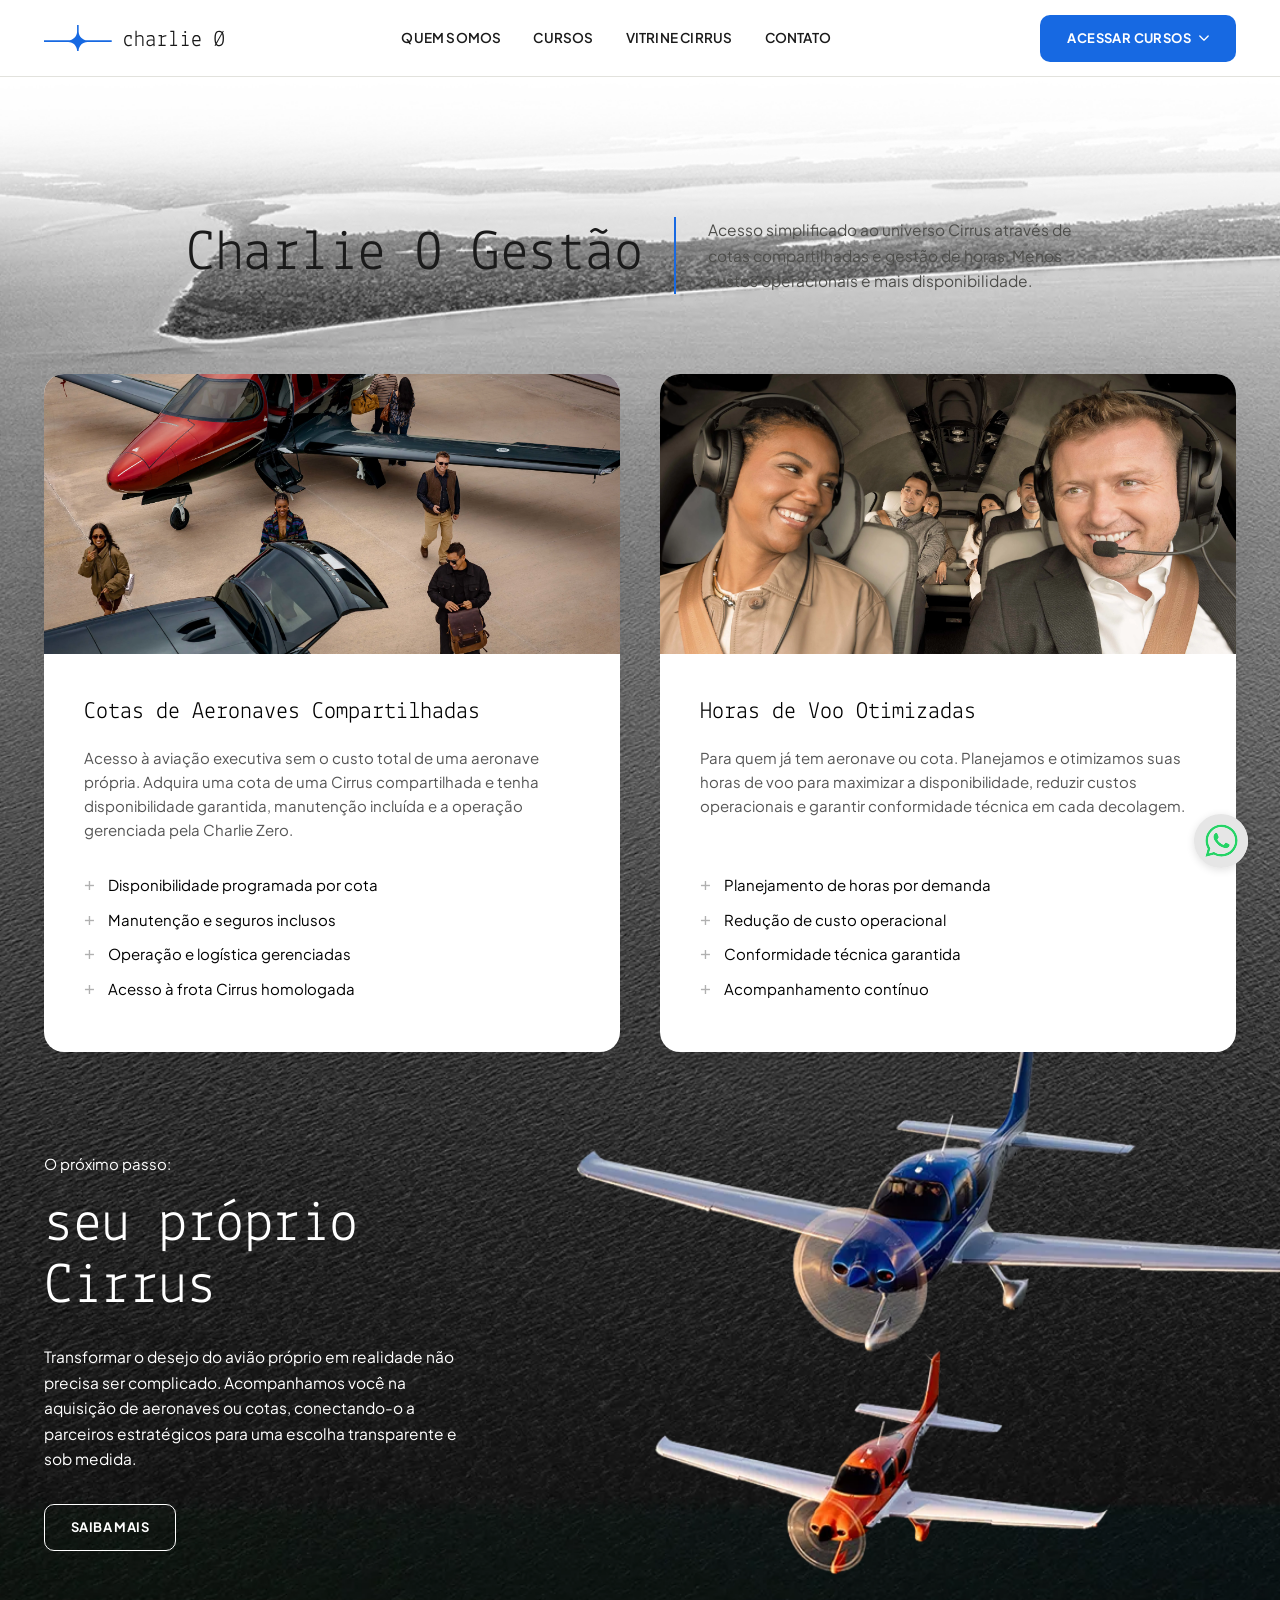
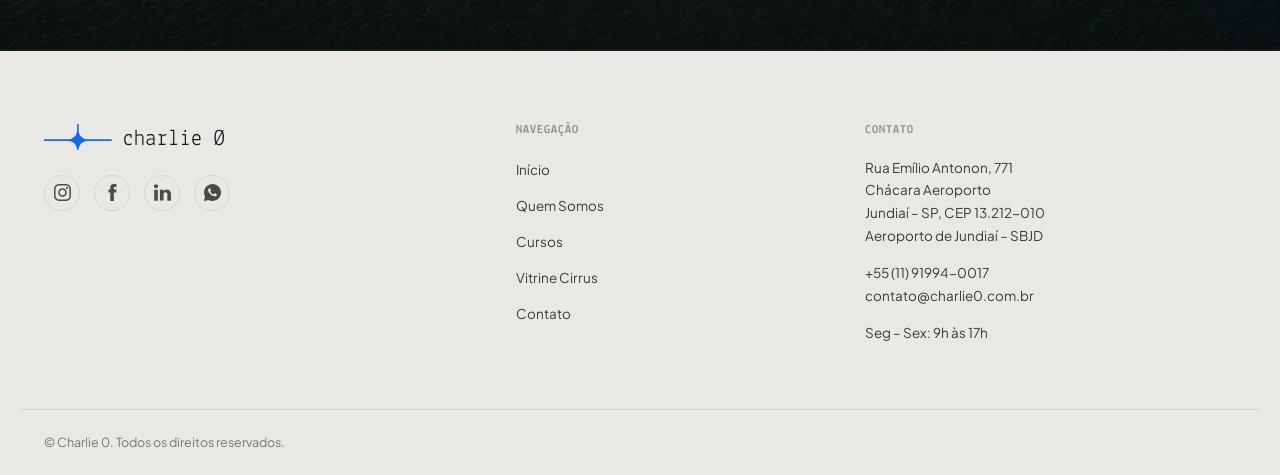
<file: charlie0-gestao.html>
<!DOCTYPE html>
<html lang="pt-BR">
<head>
<meta charset="UTF-8">
<meta name="viewport" content="width=device-width, initial-scale=1.0">
<title>Charlie 0 Gestão</title>
<meta name="description" content="Gestão profissional para quem voa Cirrus. Cotas de aeronaves compartilhadas e horas de voo otimizadas com a conformidade técnica da Charlie Zero.">
<link rel="preconnect" href="https://fonts.googleapis.com">
<link rel="preconnect" href="https://fonts.gstatic.com" crossorigin>
<link href="https://fonts.googleapis.com/css2?family=Lekton:wght@400;700&family=Plus+Jakarta+Sans:ital,wght@0,400;0,500;0,600;0,700;0,800;1,500&display=swap" rel="stylesheet">
<!-- O coração do site voltou para o lugar certo! -->
<link rel="stylesheet" href="style.css">
<!-- Google Tag Manager -->
<script>(function(w,d,s,l,i){w[l]=w[l]||[];w[l].push({"gtm.start":
new Date().getTime(),event:"gtm.js"});var f=d.getElementsByTagName(s)[0],
j=d.createElement(s),dl=l!="dataLayer"?"&l="+l:"";j.async=true;j.src=
"https://www.googletagmanager.com/gtm.js?id="+i+dl;f.parentNode.insertBefore(j,f);
})(window,document,"script","dataLayer","GTM-MFV62FWR");</script>
<!-- End Google Tag Manager -->
</head>
<body>
<!-- Google Tag Manager (noscript) -->
<noscript><iframe src="https://www.googletagmanager.com/ns.html?id=GTM-MFV62FWR"
height="0" width="0" style="display:none;visibility:hidden"></iframe></noscript>
<!-- End Google Tag Manager (noscript) -->

  <!-- Acessibilidade padronizada -->
  <a class="skip-link" href="#main">Pular para o conteúdo</a>

  <!-- Header Dinâmico -->
  <div id="header-placeholder"></div>

  <main id="main" class="gestao-page-wrapper" style="position: relative;">
    
    <img class="gestao-hero-bg" src="imagens/background-gestao.webp" alt="Mar e floresta ao fundo" loading="lazy" aria-hidden="true">
    
    <!-- Introdução -->
    <section class="wrap gestao-intro" aria-labelledby="gestao-title">
      <!-- text-title traz a Lekton e o tamanho global -->
      <h1 id="gestao-title" class="text-title">Charlie 0 Gestão</h1>
      <p class="lead gestao-lead-text">Acesso simplificado ao universo Cirrus através de cotas compartilhadas e gestão de horas. Menos custos operacionais e mais disponibilidade.</p>
    </section>

    <!-- Cards de Serviços -->
    <section class="wrap gestao-cards-grid">
      <!-- Card 1 -->
      <article class="gestao-card">
        <img src="imagens/aeronaves-comp.webp" alt="Pessoas embarcando em um jato" class="gestao-card-img" loading="lazy">
        <div class="gestao-card-body">
          <h3>Cotas de Aeronaves Compartilhadas</h3>
          <p>Acesso à aviação executiva sem o custo total de uma aeronave própria. Adquira uma cota de uma Cirrus compartilhada e tenha disponibilidade garantida, manutenção incluída e a operação gerenciada pela Charlie Zero.</p>
          <ul class="gestao-list">
            <li>Disponibilidade programada por cota</li>
            <li>Manutenção e seguros inclusos</li>
            <li>Operação e logística gerenciadas</li>
            <li>Acesso à frota Cirrus homologada</li>
          </ul>
        </div>
      </article>

      <!-- Card 2 -->
      <article class="gestao-card">
        <img src="imagens/horas-otimizadas.webp" alt="Piloto e passageira sorrindo na cabine" class="gestao-card-img" loading="lazy">
        <div class="gestao-card-body">
          <h3>Horas de Voo Otimizadas</h3>
          <p>Para quem já tem aeronave ou cota. Planejamos e otimizamos suas horas de voo para maximizar a disponibilidade, reduzir custos operacionais e garantir conformidade técnica em cada decolagem.</p>
          <ul class="gestao-list">
            <li>Planejamento de horas por demanda</li>
            <li>Redução de custo operacional</li>
            <li>Conformidade técnica garantida</li>
            <li>Acompanhamento contínuo</li>
          </ul>
        </div>
      </article>
    </section>

    <!-- Seção Hero / Paralaxe e Idle -->
    <section class="gestao-hero-section">
      <!-- Aeronaves com Animação Idle -->
      <img class="gestao-hero-planes" src="imagens/aeronaves-gestao.webp" alt="Duas aeronaves em voo" aria-hidden="true">

      <div class="wrap">
        <div class="gestao-hero-content">
          <p class="eyebrow">O próximo passo:</p>
          <h2 class="text-title">seu próprio Cirrus</h2>
          <p class="lead">Transformar o desejo do avião próprio em realidade não precisa ser complicado. Acompanhamos você na aquisição de aeronaves ou cotas, conectando-o a parceiros estratégicos para uma escolha transparente e sob medida.</p>
          <!-- Botão oficial restaurado -->
          <a href="https://wa.me/5511919940017?text=Ol%C3%A1!%20Vim%20pela%20p%C3%A1gina%20Charlie%20Zero%20Gest%C3%A3o%20no%20site%20e%20gostaria%20de%20saber%20mais%20sobre%20os%20servi%C3%A7os%20de%20gest%C3%A3o%20de%20aeronaves." target="_blank" rel="noopener" class="btn btn-outline">SAIBA MAIS</a>
        </div>
      </div>
    </section>

  </main>

  <!-- Footer Dinâmico -->
  <div id="footer-placeholder"></div>

  <!-- Scripts padrão da Charlie Zero -->
  <script src="js/nav.js"></script>
  <script src="js/utils.js"></script>
  <script src="js/carousel.js"></script>
  <script src="js/effects.js"></script>

<!-- Script Rigoroso do Paralaxe -->
  <script>
    window.addEventListener('scroll', function() {
      const planes = document.querySelector('.gestao-hero-planes');
      const section = document.querySelector('.gestao-hero-section');
      
      if (planes && section) {
        const rect = section.getBoundingClientRect();
        
        // Aplica o cálculo APENAS quando a seção das aeronaves aparecer na tela
        if (rect.top < window.innerHeight && rect.bottom > 0) {
          // Mede o quanto rolou
          const scrollDist = window.innerHeight - rect.top;
          
          // Move levemente as aeronaves para cima (0.08 é a velocidade)
          planes.style.transform = `translateY(calc(-50% - ${scrollDist * 0.08}px))`;
        }
      }
    });
  </script>

</body>
</html>
</file>
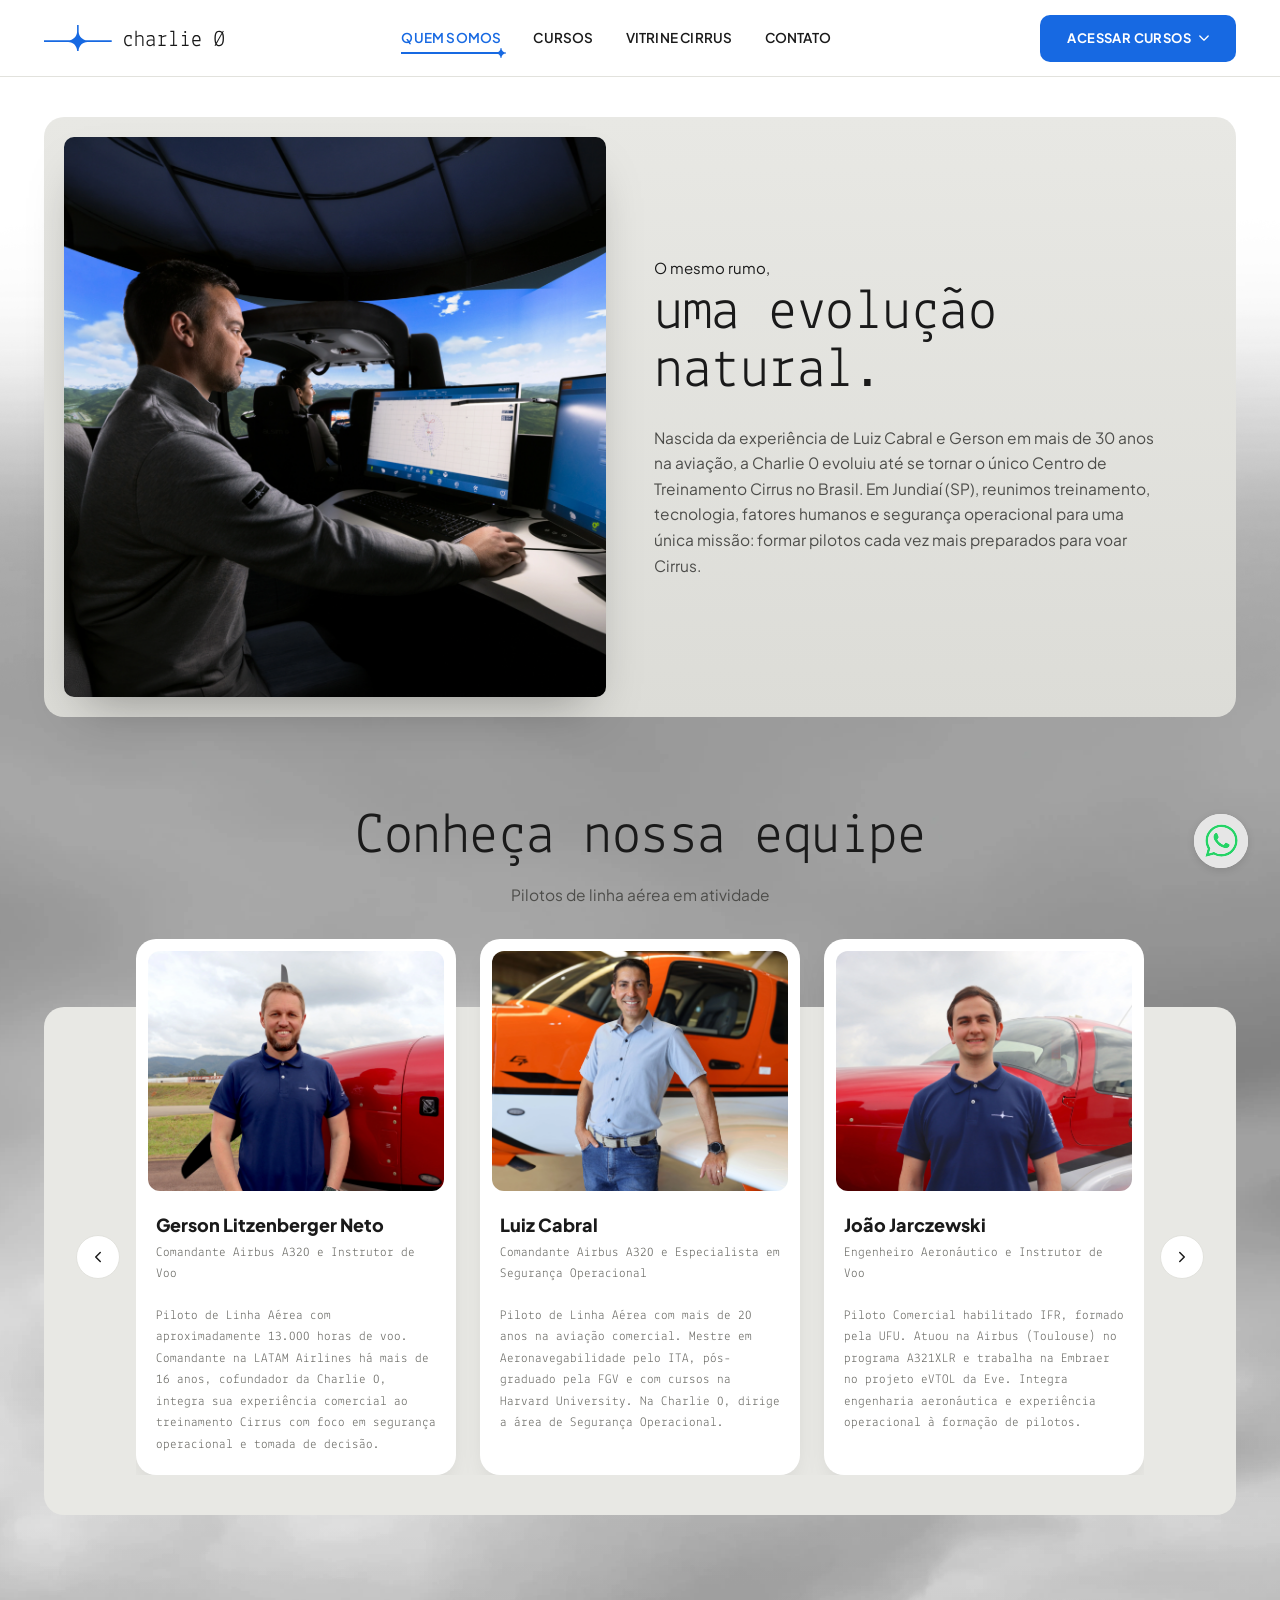
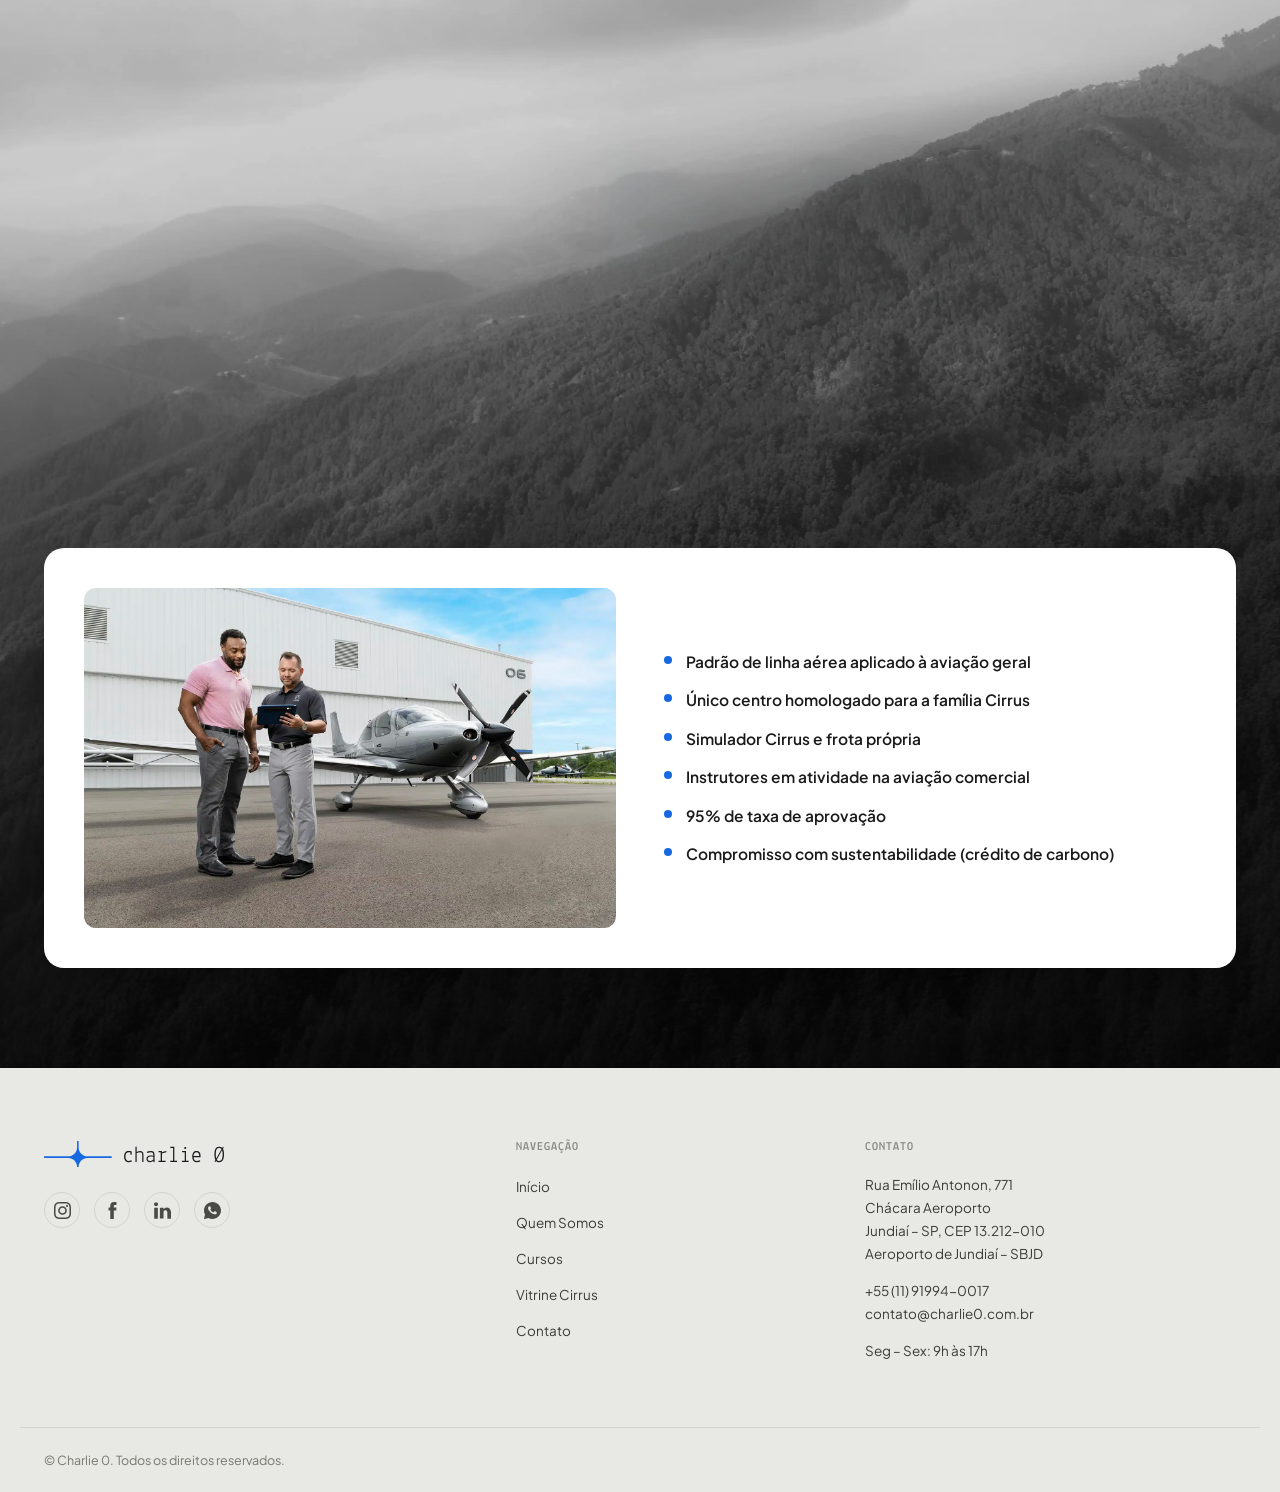
<file: quem-somos.html>
<!DOCTYPE html>
<html lang="pt-BR">
<head>
<meta charset="UTF-8">
<meta name="viewport" content="width=device-width, initial-scale=1.0">
<title>Quem Somos | Charlie Zero</title>
<meta name="description" content="A Charlie Zero é um grupo aeronáutico com mais de 30 anos de experiência, hoje o centro de treinamento Cirrus de referência no Brasil.">
<link rel="canonical" href="https://www.charlie0.com.br/quem-somos.html">

<!-- Favicon -->
<link rel="icon" type="image/svg+xml" href="imagens/charlie0-logo.svg">
<link rel="shortcut icon" href="imagens/charlie0-logo.svg">

<!-- Open Graph -->
<meta property="og:type" content="website">
<meta property="og:site_name" content="Charlie 0">
<meta property="og:url" content="https://www.charlie0.com.br/quem-somos.html">
<meta property="og:title" content="Quem Somos | Charlie Zero">
<meta property="og:description" content="A Charlie Zero é um grupo aeronáutico com mais de 30 anos de experiência, hoje o centro de treinamento Cirrus de referência no Brasil.">
<meta property="og:image" content="https://www.charlie0.com.br/imagens/persona-quem-somos.webp">
<meta property="og:image:alt" content="Equipe Charlie Zero">
<meta property="og:locale" content="pt_BR">

<!-- Twitter Card -->
<meta name="twitter:card" content="summary_large_image">
<meta name="twitter:title" content="Quem Somos | Charlie Zero">
<meta name="twitter:description" content="A Charlie Zero é um grupo aeronáutico com mais de 30 anos de experiência, hoje o centro de treinamento Cirrus de referência no Brasil.">
<meta name="twitter:image" content="https://www.charlie0.com.br/imagens/persona-quem-somos.webp">

<link rel="preconnect" href="https://fonts.googleapis.com">
<link rel="preconnect" href="https://fonts.gstatic.com" crossorigin>
<link href="https://fonts.googleapis.com/css2?family=Lekton:wght@400;700&family=Plus+Jakarta+Sans:ital,wght@0,400;0,500;0,600;0,700;0,800;1,500&display=swap" rel="stylesheet">
<link rel="stylesheet" href="style.css">
<!-- Google Tag Manager -->
<script>(function(w,d,s,l,i){w[l]=w[l]||[];w[l].push({"gtm.start":
new Date().getTime(),event:"gtm.js"});var f=d.getElementsByTagName(s)[0],
j=d.createElement(s),dl=l!="dataLayer"?"&l="+l:"";j.async=true;j.src=
"https://www.googletagmanager.com/gtm.js?id="+i+dl;f.parentNode.insertBefore(j,f);
})(window,document,"script","dataLayer","GTM-MFV62FWR");</script>
<!-- End Google Tag Manager -->
</head>
<body>
<!-- Google Tag Manager (noscript) -->
<noscript><iframe src="https://www.googletagmanager.com/ns.html?id=GTM-MFV62FWR"
height="0" width="0" style="display:none;visibility:hidden"></iframe></noscript>
<!-- End Google Tag Manager (noscript) -->

<a class="skip-link" href="#main">Pular para o conteúdo</a>

<div id="header-placeholder"></div>

<!-- MÁGICA 1: O main ganha position relative para segurar a imagem de fundo -->
<main id="main" style="position: relative;">

  <!-- MÁGICA 2: A imagem de fundo agora é a primeira coisa da página. Vai cobrir tudo até o rodapé! -->
  <img class="certified-bg" src="imagens/background-paralaxe.webp" alt="Montanhas ao fundo" loading="lazy">

  <!-- INTRO -->
  <section class="intro" aria-labelledby="intro-title">
    <div class="wrap">
      <div class="intro-card">
        <div class="intro-photo">
          <img src="imagens/persona-quem-somos.webp" alt="Instrutor da Charlie Zero em simulador de voo, com aluna ao fundo" loading="eager">
        </div>
        <div class="intro-copy">
          <p class="eyebrow" style="margin-bottom: 4px;">O mesmo rumo,</p>
          <h1 id="intro-title" style="line-height: 1; margin-top: 0;">uma evolução<br>natural.</h1>
          <p class="lead">Nascida da experiência de Luiz Cabral e Gerson em mais de 30 anos na aviação, a Charlie 0 evoluiu até se tornar o único Centro de Treinamento Cirrus no Brasil. Em Jundiaí (SP), reunimos treinamento, tecnologia, fatores humanos e segurança operacional para uma única missão: formar pilotos cada vez mais preparados para voar Cirrus.</p>
        </div>
      </div>
    </div>
  </section>

  <!-- EQUIPE -->
  <section class="team" aria-labelledby="team-title">
    <div class="wrap">
      <div class="team-heading">
        <h2 id="team-title">Conheça nossa equipe</h2>
        <p class="lead">Pilotos de linha aérea em atividade</p>
      </div>

      <div class="team-panel" data-carousel="slider">
        <button type="button" class="arrow-btn arrow-btn-prev" data-prev aria-label="Ver instrutores anteriores">
          <svg viewBox="0 0 24 24" width="18" height="18" fill="none" stroke="currentColor" stroke-width="2" stroke-linecap="round" stroke-linejoin="round"><path d="M15 18l-6-6 6-6"/></svg>
        </button>

        <div class="team-track-clip">
        <div class="team-track" data-track>
          <article class="team-card">
            <img class="team-card-photo" src="imagens/equipe-gerson.webp" alt="Gerson Litzenberger Neto — Comandante Airbus A320 e Instrutor de Voo" loading="lazy">
            <h3>Gerson Litzenberger Neto</h3>
            <p class="team-card-role">Comandante Airbus A320 e Instrutor de Voo</p>
            <p>Piloto de Linha Aérea com aproximadamente 13.000 horas de voo. Comandante na LATAM Airlines há mais de 16 anos, cofundador da Charlie 0, integra sua experiência comercial ao treinamento Cirrus com foco em segurança operacional e tomada de decisão.</p>
          </article>
          <article class="team-card">
            <img class="team-card-photo" src="imagens/equipe-luiz-cabral.webp" alt="Luiz Cabral — Comandante Airbus A320 e Especialista em Segurança Operacional" loading="lazy">
            <h3>Luiz Cabral</h3>
            <p class="team-card-role">Comandante Airbus A320 e Especialista em Segurança Operacional</p>
            <p>Piloto de Linha Aérea com mais de 20 anos na aviação comercial. Mestre em Aeronavegabilidade pelo ITA, pós-graduado pela FGV e com cursos na Harvard University. Na Charlie 0, dirige a área de Segurança Operacional.</p>
          </article>
          <article class="team-card">
            <img class="team-card-photo" src="imagens/equipe-joao.webp" alt="João Jarczewski — Engenheiro Aeronáutico e Instrutor de Voo" loading="lazy">
            <h3>João Jarczewski</h3>
            <p class="team-card-role">Engenheiro Aeronáutico e Instrutor de Voo</p>
            <p>Piloto Comercial habilitado IFR, formado pela UFU. Atuou na Airbus (Toulouse) no programa A321XLR e trabalha na Embraer no projeto eVTOL da Eve. Integra engenharia aeronáutica e experiência operacional à formação de pilotos.</p>
          </article>
          <article class="team-card">
            <img class="team-card-photo" src="imagens/equipe-pedro-leandro.webp" alt="Pedro Leandro Paiva — TCI Cirrus e Instrutor de Voo" loading="lazy">
            <h3>Pedro Leandro Paiva</h3>
            <p class="team-card-role">TCI Cirrus e Instrutor de Voo</p>
            <p>Piloto Comercial habilitado MNTE, MLTE e IFR, com experiência em SR20, SR22 e SR22T. Atua como TCI Cirrus pela Charlie 0, tendo realizado treinamentos em mais de 20 estados brasileiros.</p>
          </article>
          <article class="team-card">
            <div class="placeholder-box" aria-hidden="true">IMAGEM</div>
            <h3>Adriano Ornelas</h3>
            <p class="team-card-role">CSIP/TCI Cirrus e Examinador ANAC</p>
            <p>Piloto Executivo com mais de 5.300 horas de voo, sendo mais de 4.700 em aeronaves Cirrus. Habilitado PLA, MLTE e IFR, atua na formação e aperfeiçoamento de pilotos com foco em segurança operacional e tomada de decisão.</p>
          </article>
          <article class="team-card">
            <div class="placeholder-box" aria-hidden="true">IMAGEM</div>
            <h3>Antônio Carlos Messias Costa</h3>
            <p class="team-card-role">Piloto Comercial e Instrutor de Voo</p>
            <p>Habilitado MNTE, MLTE, IFRA e INVA, com mais de 1.800 horas de voo. Atua na formação em operações VFR e IFR, agregando formação em Eletrônica e Redes com precisão técnica e disciplina operacional à instrução de voo.</p>
          </article>
        </div>
        </div>

        <button type="button" class="arrow-btn arrow-btn-next" data-next aria-label="Ver mais instrutores">
          <svg viewBox="0 0 24 24" width="18" height="18" fill="none" stroke="currentColor" stroke-width="2" stroke-linecap="round" stroke-linejoin="round"><path d="M9 18l6-6-6-6"/></svg>
        </button>
      </div>
    </div>
  </section>

  <!-- HOMOLOGADO CIRRUS -->
  <section class="certified" aria-labelledby="certified-title">
    
    <div class="certified-scrim" aria-hidden="true"></div>

    <div class="certified-content">
      <img class="certified-plane" src="imagens/cirrus-paralaxe.webp" alt="Aeronave Cirrus em voo" aria-hidden="true">
      <h2 id="certified-title">Homologado <br class="quebra-desktop"> Cirrus</h2>
      <p>Único centro homologado para curso e prática na família Cirrus. Frota própria de aeronaves Cirrus e simulador dedicado para desenvolvimento de memória muscular e minimização da transferência negativa de habilidades para o voo real.</p>
    </div>

    <div class="wrap certified-overlay">
      <div class="certified-highlights">
        <div class="certified-highlights-img">
          <img src="imagens/pin-points.webp" alt="Destaques Charlie Zero" loading="lazy" style="width:100%;height:340px;object-fit:cover;border-radius:12px;">
        </div>
        <ul class="certified-highlights-list">
          <li>Padrão de linha aérea aplicado à aviação geral</li>
          <li>Único centro homologado para a família Cirrus</li>
          <li>Simulador Cirrus e frota própria</li>
          <li>Instrutores em atividade na aviação comercial</li>
          <li>95% de taxa de aprovação</li>
          <li>Compromisso com sustentabilidade (crédito de carbono)</li>
        </ul>
      </div>
    </div>

  </section>

</main>

<div id="footer-placeholder"></div>

<script src="js/nav.js"></script>
<script src="js/utils.js"></script>
<script src="js/carousel.js"></script>
<script src="js/effects.js"></script>
</body>
</html>
</file>
<file: style.css>
/* ===================================================
   Charlie Zero — style.css
   Este arquivo só importa os módulos de dentro de /css.
   Não escrever CSS diretamente aqui — edite o módulo
   correto em /css/ (veja o comentário de cada um).
=================================================== */

@import url("css/01-base.css");
@import url("css/02-tipografia.css");
@import url("css/03-layout.css");
@import url("css/04-componentes.css");
@import url("css/05-paginas.css");
@import url("css/06-efeitos.css");
</file>
